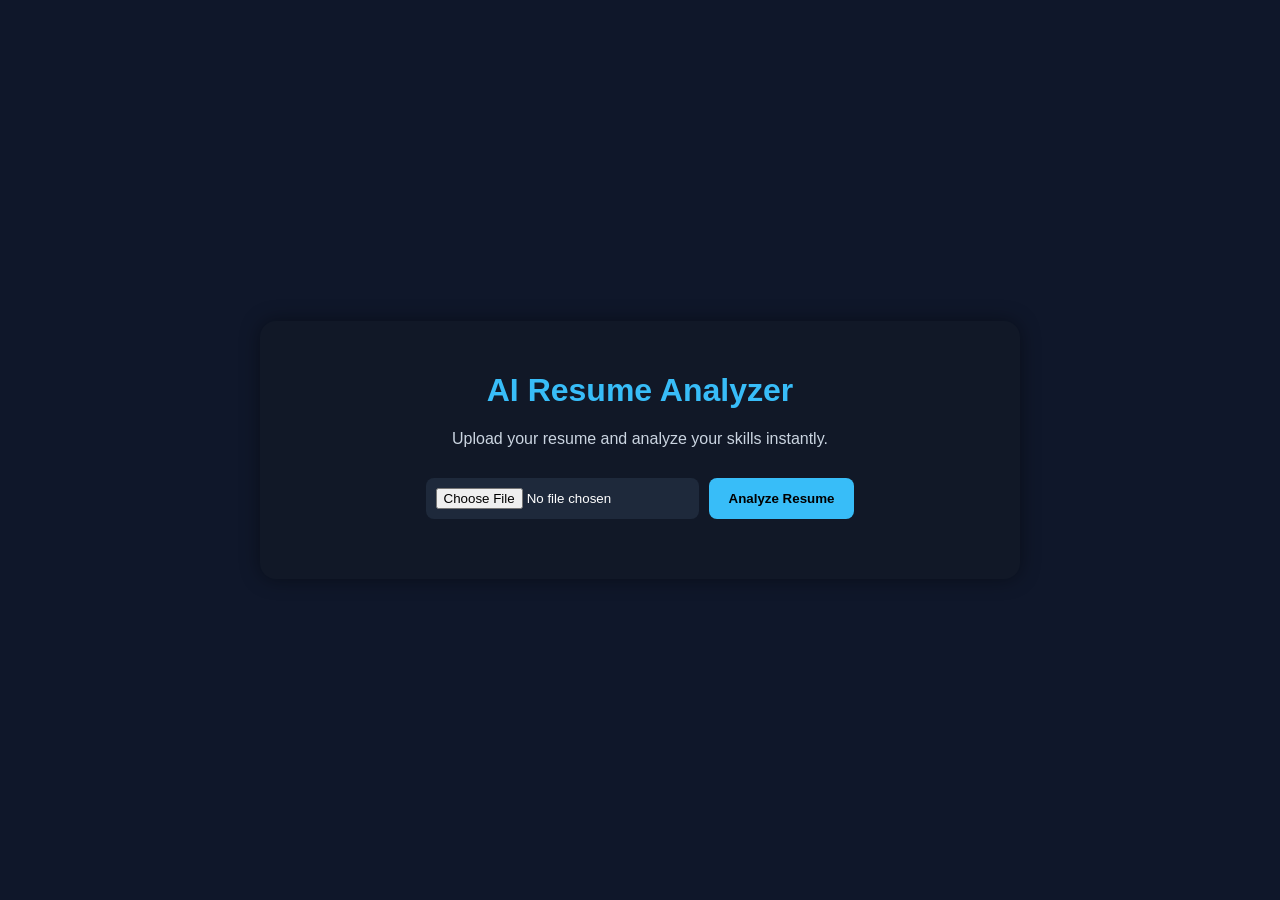
<file: index.html>
<!DOCTYPE html>
<html lang="en">
<head>
  <meta charset="UTF-8">
  <meta name="viewport" content="width=device-width, initial-scale=1.0">
  <title>AI Resume Analyzer</title>
  <link rel="stylesheet" href="style.css">
</head>
<body>

<div class="container">
  <h1>AI Resume Analyzer</h1>
  <p class="subtitle">Upload your resume and analyze your skills instantly.</p>

  <div class="upload-box">
    <input type="file" id="resumeInput" accept=".txt,.pdf">
    <button onclick="analyzeResume()">Analyze Resume</button>
  </div>

  <div class="result-box" id="resultBox">
    <h2>Analysis Result</h2>
    <p id="score"></p>

    <h3>Matched Skills</h3>
    <ul id="matchedSkills"></ul>

    <h3>Missing Skills</h3>
    <ul id="missingSkills"></ul>

    <h3>Suggestions</h3>
    <p id="suggestions"></p>
  </div>
</div>

<script src="script.js"></script>
</body>
</html>
</file>
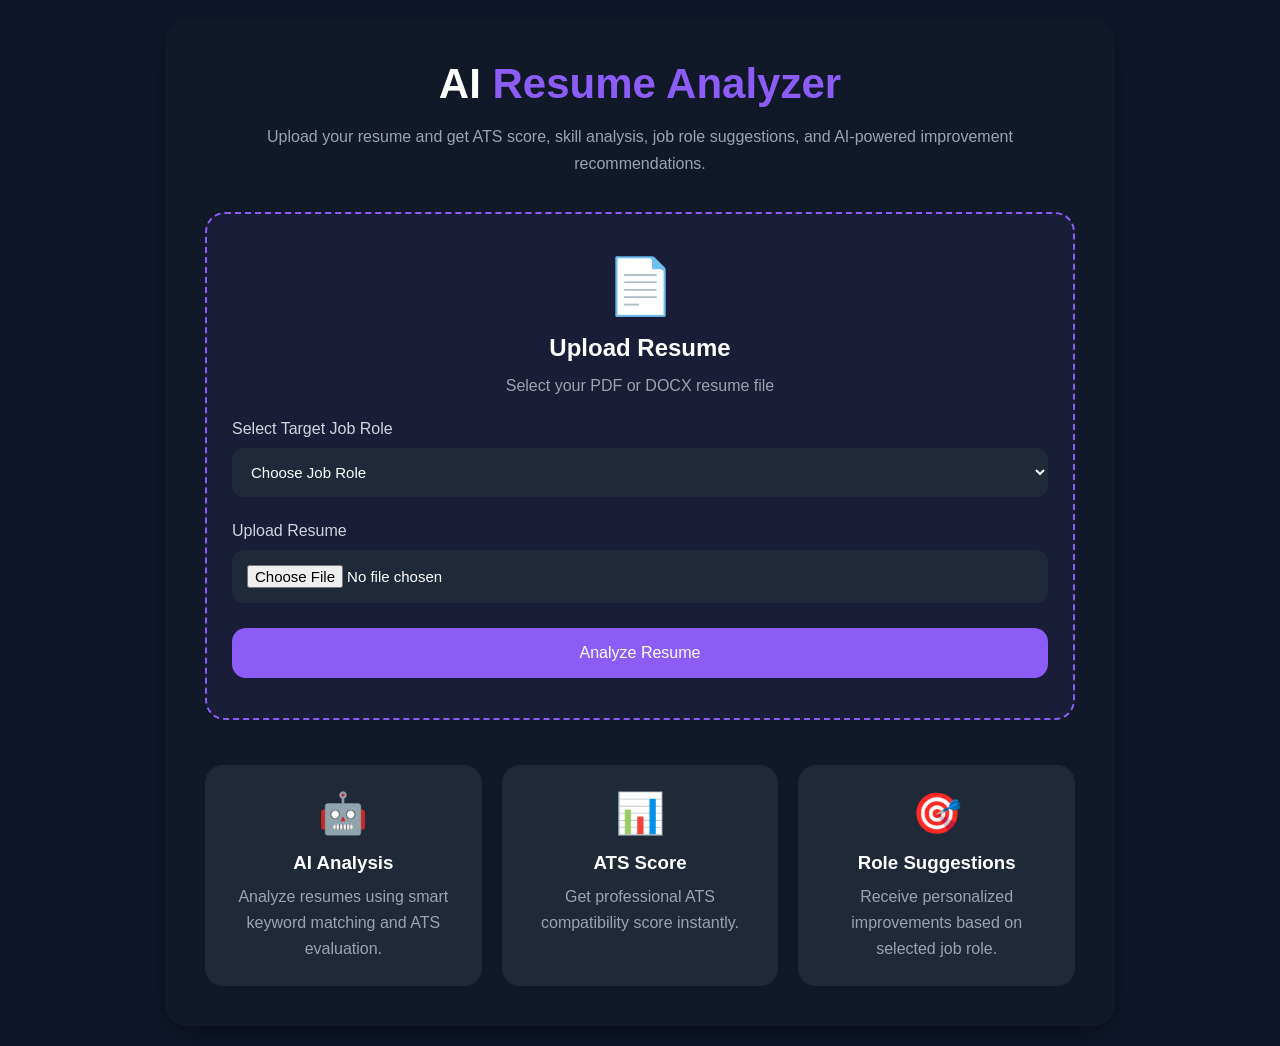
<file: AI_resume_Analyzer.html>
<!DOCTYPE html>
<html lang="en">
<head>
<meta charset="UTF-8">
<meta name="viewport" content="width=device-width, initial-scale=1.0">
<title>AI Resume Analyzer</title>

<style>

*{
    margin:0;
    padding:0;
    box-sizing:border-box;
    font-family:Arial,sans-serif;
}

body{
    background:#0f172a;
    color:white;
    min-height:100vh;
    padding:20px;
}

.container{
    max-width:950px;
    margin:auto;
    background:#111827;
    border-radius:22px;
    padding:40px;
    box-shadow:0 10px 30px rgba(0,0,0,0.4);
}

h1{
    text-align:center;
    font-size:42px;
    margin-bottom:15px;
}

.highlight{
    color:#8b5cf6;
}

.subtitle{
    text-align:center;
    color:#9ca3af;
    line-height:1.7;
    margin-bottom:35px;
}

.upload-box{
    border:2px dashed #8b5cf6;
    border-radius:20px;
    padding:40px 25px;
    background:rgba(139,92,246,0.08);
    text-align:center;
}

.upload-box h2{
    margin:15px 0;
}

.upload-box p{
    color:#9ca3af;
}

.input-group{
    margin-top:25px;
    text-align:left;
}

label{
    display:block;
    margin-bottom:10px;
    color:#d1d5db;
}

select,
input[type="file"]{
    width:100%;
    padding:15px;
    border-radius:12px;
    border:none;
    background:#1f2937;
    color:white;
    font-size:15px;
}

option{
    background:#111827;
}

button{
    width:100%;
    margin-top:25px;
    padding:16px;
    border:none;
    border-radius:14px;
    background:#8b5cf6;
    color:white;
    font-size:16px;
    cursor:pointer;
    transition:.3s;
}

button:hover{
    background:#7c3aed;
}

.result{
    margin-top:40px;
    background:#1f2937;
    border-radius:20px;
    padding:35px;
    display:none;
}

.score{
    font-size:60px;
    text-align:center;
    font-weight:bold;
    color:#22c55e;
}

.result p{
    text-align:center;
    color:#9ca3af;
    margin-top:10px;
}

.section{
    margin-top:35px;
}

.section h3{
    margin-bottom:18px;
    color:#8b5cf6;
}

.skills{
    display:flex;
    flex-wrap:wrap;
    gap:12px;
}

.skill{
    padding:10px 16px;
    border-radius:999px;
    border:1px solid #8b5cf6;
    background:#111827;
    font-size:14px;
}

.improvement-list{
    display:flex;
    flex-direction:column;
    gap:14px;
}

.improvement{
    background:#111827;
    border-left:4px solid #8b5cf6;
    padding:15px;
    border-radius:10px;
    color:#d1d5db;
    line-height:1.6;
}

.features{
    display:grid;
    grid-template-columns:repeat(auto-fit,minmax(220px,1fr));
    gap:20px;
    margin-top:45px;
}

.feature-card{
    background:#1f2937;
    padding:25px;
    border-radius:18px;
    text-align:center;
}

.feature-card h3{
    margin:15px 0 10px;
}

.feature-card p{
    color:#9ca3af;
    line-height:1.6;
}

@media(max-width:650px){

.container{
    padding:25px;
}

h1{
    font-size:32px;
}

.score{
    font-size:45px;
}

}

</style>
</head>

<body>

<div class="container">

<h1>AI <span class="highlight">Resume Analyzer</span></h1>

<p class="subtitle">
Upload your resume and get ATS score, skill analysis,
job role suggestions, and AI-powered improvement recommendations.
</p>

<div class="upload-box">

<div style="font-size:55px;">📄</div>

<h2>Upload Resume</h2>

<p>Select your PDF or DOCX resume file</p>

<div class="input-group">
<label>Select Target Job Role</label>

<select id="jobRole">

<option value="">Choose Job Role</option>
<option value="Frontend Developer">Frontend Developer</option>
<option value="Backend Developer">Backend Developer</option>
<option value="Full Stack Developer">Full Stack Developer</option>
<option value="Data Analyst">Data Analyst</option>
<option value="AI Engineer">AI Engineer</option>
<option value="Machine Learning Engineer">Machine Learning Engineer</option>
<option value="Cyber Security">Cyber Security</option>

</select>

</div>

<div class="input-group">
<label>Upload Resume</label>
<input type="file" id="resumeFile">
</div>

<button onclick="analyzeResume()">
Analyze Resume
</button>

</div>

<div class="result" id="resultBox">

<h2 style="text-align:center;margin-bottom:20px;">
Resume Analysis Result
</h2>

<div class="score" id="scoreText">89%</div>

<p id="resultMessage">
Strong ATS optimization with good technical skill matching.
</p>

<div class="section">

<h3>Detected Skills</h3>

<div class="skills" id="skillsBox"></div>

</div>

<div class="section">

<h3>Suggested Improvements</h3>

<div class="improvement-list" id="improvementsBox"></div>

</div>

</div>

<div class="features">

<div class="feature-card">
<div style="font-size:40px;">🤖</div>
<h3>AI Analysis</h3>
<p>Analyze resumes using smart keyword matching and ATS evaluation.</p>
</div>

<div class="feature-card">
<div style="font-size:40px;">📊</div>
<h3>ATS Score</h3>
<p>Get professional ATS compatibility score instantly.</p>
</div>

<div class="feature-card">
<div style="font-size:40px;">🎯</div>
<h3>Role Suggestions</h3>
<p>Receive personalized improvements based on selected job role.</p>
</div>

</div>

</div>

<script>

function analyzeResume(){

const file = document.getElementById("resumeFile").files[0];
const role = document.getElementById("jobRole").value;

if(!file){
    alert("Please upload a resume file.");
    return;
}

if(role === ""){
    alert("Please select a target job role.");
    return;
}

document.getElementById("resultBox").style.display = "block";

const skillsBox = document.getElementById("skillsBox");
const improvementsBox = document.getElementById("improvementsBox");

skillsBox.innerHTML = "";
improvementsBox.innerHTML = "";

let skills = [];
let improvements = [];

if(role === "Frontend Developer"){

skills = ["HTML","CSS","JavaScript","React","Responsive Design"];

improvements = [
"Add React or Next.js projects to strengthen frontend portfolio.",
"Include responsive design and UI/UX experience.",
"Improve GitHub project documentation.",
"Add Tailwind CSS or Bootstrap experience."
];

}

else if(role === "Backend Developer"){

skills = ["Python","Node.js","API Development","SQL","Database"];

improvements = [
"Include REST API and database projects.",
"Add authentication and security implementations.",
"Mention cloud deployment experience.",
"Highlight backend frameworks like Flask or Express."
];

}

else if(role === "Data Analyst"){

skills = ["Python","Pandas","SQL","Excel","Data Visualization"];

improvements = [
"Add dashboard or analytics projects.",
"Mention tools like Power BI or Tableau.",
"Include data cleaning and visualization skills.",
"Add statistical analysis experience."
];

}

else if(role === "AI Engineer"){

skills = ["Python","Machine Learning","NLP","TensorFlow","Prompt Engineering"];

improvements = [
"Include AI or ML deployment projects.",
"Add deep learning and NLP experience.",
"Mention AI frameworks and APIs.",
"Showcase real-world AI projects."
];

}

else{

skills = ["Python","Problem Solving","Git","Communication"];

improvements = [
"Add more technical projects.",
"Improve resume formatting and ATS keywords.",
"Include measurable achievements.",
"Mention certifications and internships."
];

}

skills.forEach(skill => {

skillsBox.innerHTML += `
<div class="skill">${skill}</div>
`;

});

improvements.forEach(item => {

improvementsBox.innerHTML += `
<div class="improvement">${item}</div>
`;

});

}

</script>

</body>
</html>
</file>
<file: style.css>
body{
  margin:0;
  padding:0;
  font-family:Arial, sans-serif;
  background:#0f172a;
  color:white;
  display:flex;
  justify-content:center;
  align-items:center;
  min-height:100vh;
}

.container{
  width:90%;
  max-width:700px;
  background:#111827;
  padding:30px;
  border-radius:16px;
  box-shadow:0 0 20px rgba(0,0,0,0.4);
}

h1{
  text-align:center;
  color:#38bdf8;
}

.subtitle{
  text-align:center;
  color:#cbd5e1;
  margin-bottom:30px;
}

.upload-box{
  display:flex;
  gap:10px;
  justify-content:center;
  margin-bottom:30px;
}

input[type="file"]{
  padding:10px;
  background:#1e293b;
  color:white;
  border:none;
  border-radius:8px;
}

button{
  padding:10px 20px;
  border:none;
  border-radius:8px;
  background:#38bdf8;
  color:black;
  font-weight:bold;
  cursor:pointer;
}

button:hover{
  background:#0ea5e9;
}

.result-box{
  background:#1e293b;
  padding:20px;
  border-radius:12px;
  display:none;
}

ul{
  padding-left:20px;
}

li{
  margin-bottom:5px;
}
</file>
